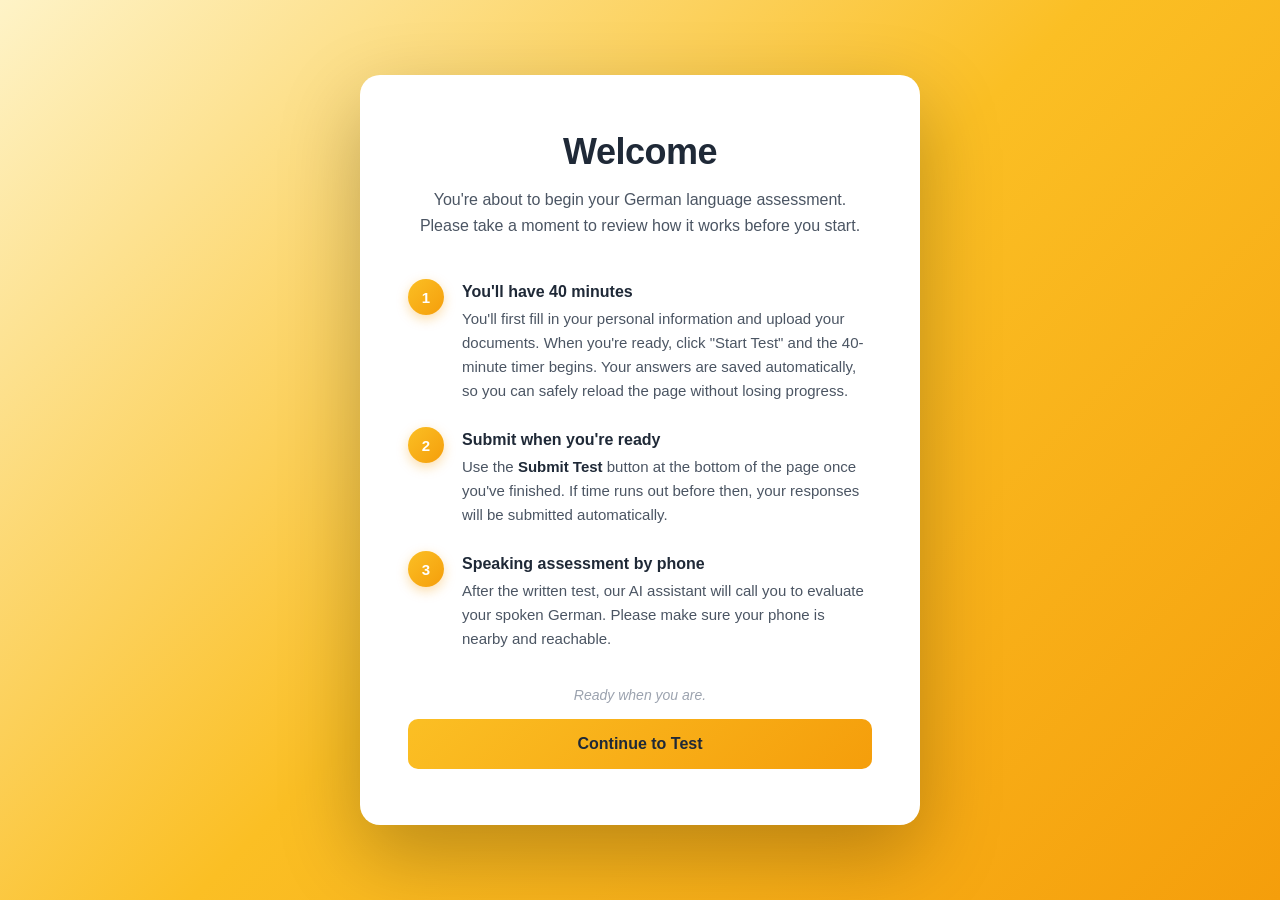
<file: index.html>
<!DOCTYPE html>
<html lang="en">
<head>
  <meta charset="UTF-8">
  <meta name="viewport" content="width=device-width, initial-scale=1.0">
  <title>Welcome — German Language Assessment</title>
  <link rel="stylesheet" href="testquestions.css">
</head>
<body>
  <div class="welcome-card">
    <h1 class="welcome-title">Welcome</h1>
    <p class="welcome-intro">
      You're about to begin your German language assessment. Please take a moment to review how it works before you start.
    </p>

    <ol class="welcome-steps">
      <li class="welcome-step">
        <div class="welcome-step-number">1</div>
        <div class="welcome-step-content">
          <h3>You'll have 40 minutes</h3>
          <p>You'll first fill in your personal information and upload your documents. When you're ready, click "Start Test" and the 40-minute timer begins. Your answers are saved automatically, so you can safely reload the page without losing progress.</p>
        </div>
      </li>

      <li class="welcome-step">
        <div class="welcome-step-number">2</div>
        <div class="welcome-step-content">
          <h3>Submit when you're ready</h3>
          <p>Use the <strong>Submit Test</strong> button at the bottom of the page once you've finished. If time runs out before then, your responses will be submitted automatically.</p>
        </div>
      </li>

      <li class="welcome-step">
        <div class="welcome-step-number">3</div>
        <div class="welcome-step-content">
          <h3>Speaking assessment by phone</h3>
          <p>After the written test, our AI assistant will call you to evaluate your spoken German. Please make sure your phone is nearby and reachable.</p>
        </div>
      </li>
    </ol>

    <p class="welcome-ready">Ready when you are.</p>

    <a href="testquestions.html" class="welcome-button">Continue to Test</a>
  </div>
</body>
</html>
</file>
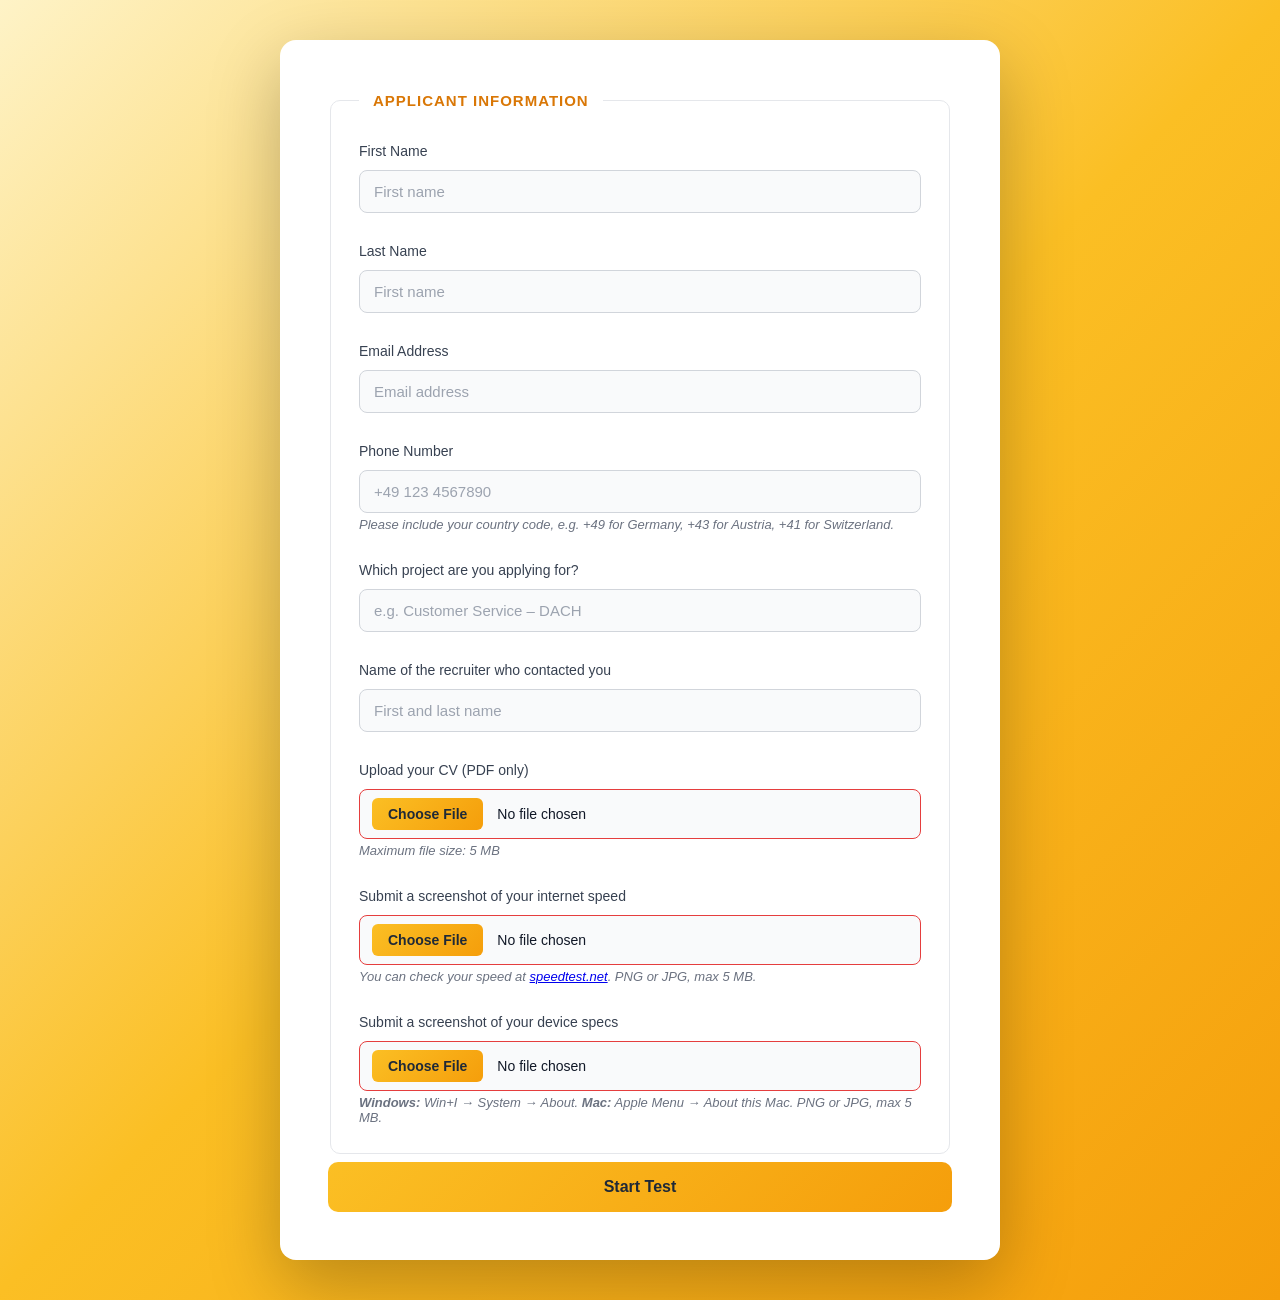
<file: testquestions.html>
<!DOCTYPE html>
<html lang="en">
<head>
  <meta charset="UTF-8">
  <meta name="viewport" content="width=device-width, initial-scale=1.0">
  <title>German Language Test</title>
  <link rel="stylesheet" href="testquestions.css">
</head>
<body>
  <div class="timer js-timer" style="display: none;">40:00</div>

  <form action="" class="js-interview--form">
    <fieldset class="personal-information">
      <legend>Applicant Information</legend>

      <div class="question-container">
        <label for="fname" class="question-label">First Name</label>
        <input type="text" placeholder="First name" id="fname" class="question-input" required>
      </div>
      
      <div class="question-container">
        <label for="lname" class="question-label">Last Name</label>
        <input type="text" placeholder="First name" id="lname" class="question-input" required>
      </div>
      
      <div class="question-container">
        <label for="email" class="question-label">Email Address</label>
        <input type="email" id="email" placeholder="Email address" class="question-input" required>
      </div>
      
      <div class="question-container">
        <label for="phonenum" class="question-label">Phone Number</label>
        <input
          type="tel"
          id="phonenum"
          placeholder="+49 123 4567890"
          class="question-input"
          pattern="\+[\d\s\-]{7,20}"
          required
        >
        <p class="field-hint">Please include your country code, e.g. +49 for Germany, +43 for Austria, +41 for Switzerland.</p>
      </div>
      <div class="question-container">
        <label for="project" class="question-label">Which project are you applying for?</label>
        <input type="text" id="project" placeholder="e.g. Customer Service – DACH" class="question-input" required>
      </div>

      <div class="question-container">
        <label for="recruiter" class="question-label">Name of the recruiter who contacted you</label>
        <input type="text" id="recruiter" placeholder="First and last name" class="question-input" required>
      </div>

      <div class="question-container">
        <label for="cv" class="question-label">Upload your CV (PDF only)</label>
        <input type="file" id="cv" accept="application/pdf,.pdf" class="question-input file-input" required>
        <p class="field-hint">Maximum file size: 5 MB</p>
      </div>

      <div class="question-container">
        <label for="speedScreenshot" class="question-label">Submit a screenshot of your internet speed</label>
        <input
          type="file"
          id="speedScreenshot"
          accept="image/png,image/jpeg,image/jpg,image/webp"
          class="question-input file-input"
          required
        >
        <p class="field-hint">
          You can check your speed at <a href="https://www.speedtest.net/" target="_blank" rel="noopener">speedtest.net</a>. PNG or JPG, max 5 MB.
        </p>
      </div>

      <div class="question-container">
        <label for="deviceScreenshot" class="question-label">Submit a screenshot of your device specs</label>
        <input
          type="file"
          id="deviceScreenshot"
          accept="image/png,image/jpeg,image/jpg,image/webp"
          class="question-input file-input"
          required
        >
        <p class="field-hint">
          <strong>Windows:</strong> Win+I → System → About. <strong>Mac:</strong> Apple Menu → About this Mac. PNG or JPG, max 5 MB.
        </p>
      </div>
    </fieldset>
    <button type="button" class="start-button js-start-button">Start Test</button>

    <div class="js-test-section" style="display: none;">
      <div class="js-language-test language-test"></div>

      <div class="form-message js-form-message" role="status" aria-live="polite"></div>

      <button type="submit" class="submit-button">Submit</button>
    </div>

  </form>

  <script src="scripts/form.js" type="module"></script>
</body>
</html>
</file>
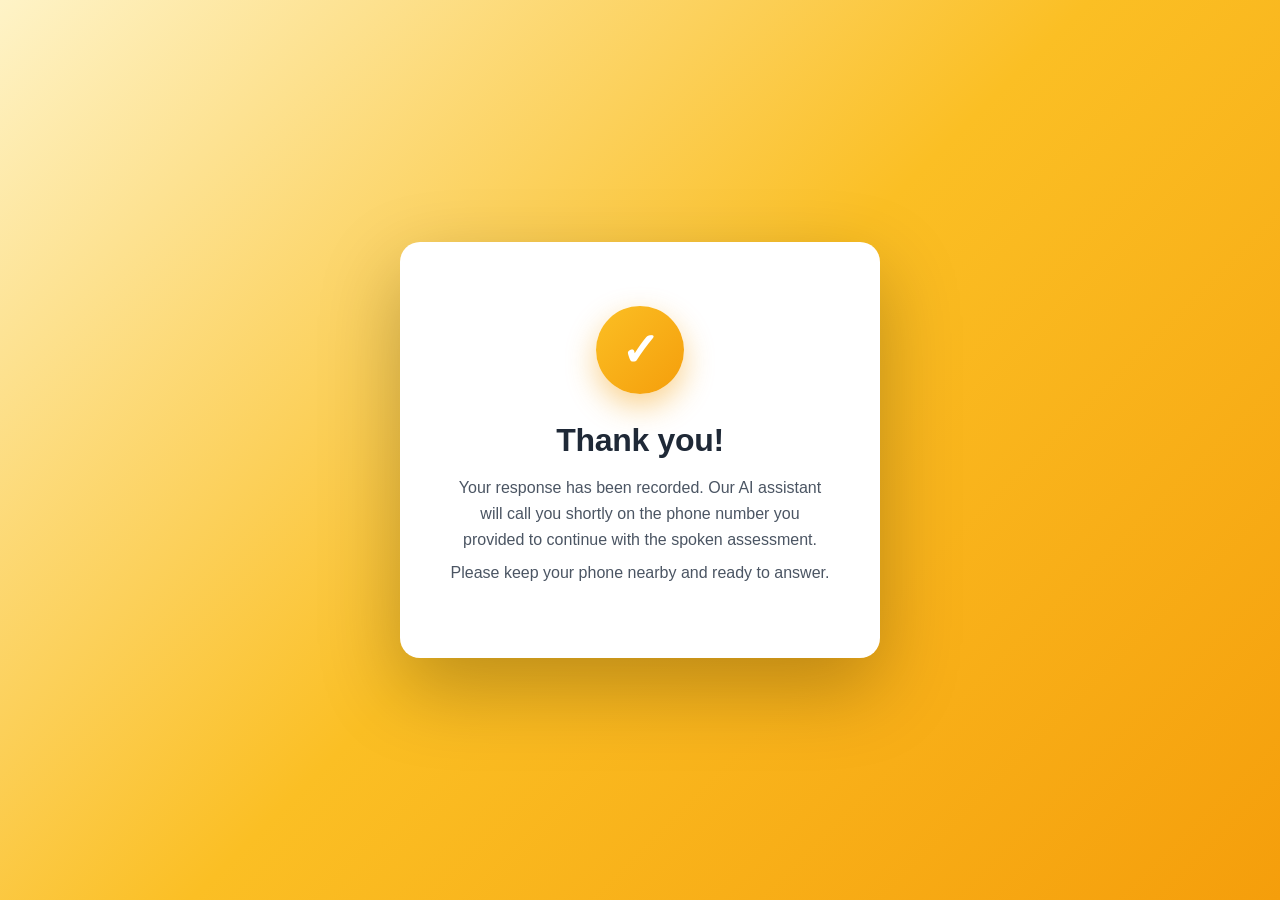
<file: thank-you.html>
<!DOCTYPE html>
<html lang="en">
<head>
  <meta charset="UTF-8">
  <meta name="viewport" content="width=device-width, initial-scale=1.0">
  <title>Thank You — German Language Test</title>
  <link rel="stylesheet" href="testquestions.css">
</head>
<body>
  <div class="thank-you-card">
    <div class="thank-you-icon">✓</div>
    <h1 class="js-thank-you-title">Thank you!</h1>
    <p class="js-thank-you-message">
      Your response has been recorded. Our AI assistant will call you shortly on the phone number you provided to continue with the spoken assessment.
    </p>
    <p class="thank-you-subtle">Please keep your phone nearby and ready to answer.</p>
  </div>

  <script>
    const params = new URLSearchParams(window.location.search);
    if (params.get("reason") === "timeout") {
      document.querySelector(".js-thank-you-title").textContent = "Time's up!";
      document.querySelector(".js-thank-you-message").textContent =
        "Your test has been submitted automatically. Our AI assistant will call you shortly on the phone number you provided to continue with the spoken assessment.";
    }
  </script>
</body>
</html>
</file>
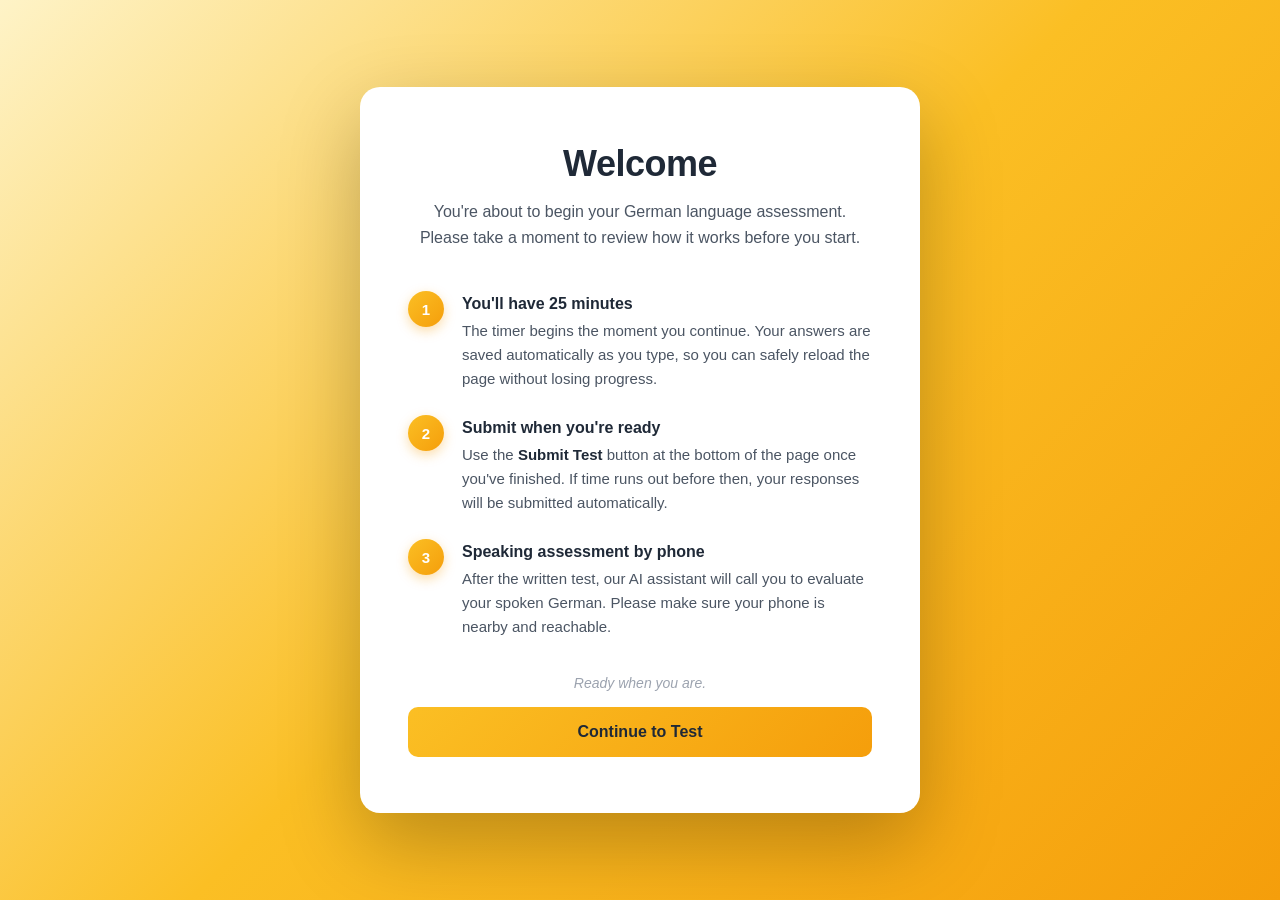
<file: welcome.html>
<!DOCTYPE html>
<html lang="en">
<head>
  <meta charset="UTF-8">
  <meta name="viewport" content="width=device-width, initial-scale=1.0">
  <title>Welcome — German Language Assessment</title>
  <link rel="stylesheet" href="testquestions.css">
</head>
<body>
  <div class="welcome-card">
    <h1 class="welcome-title">Welcome</h1>
    <p class="welcome-intro">
      You're about to begin your German language assessment. Please take a moment to review how it works before you start.
    </p>

    <ol class="welcome-steps">
      <li class="welcome-step">
        <div class="welcome-step-number">1</div>
        <div class="welcome-step-content">
          <h3>You'll have 25 minutes</h3>
          <p>The timer begins the moment you continue. Your answers are saved automatically as you type, so you can safely reload the page without losing progress.</p>
        </div>
      </li>

      <li class="welcome-step">
        <div class="welcome-step-number">2</div>
        <div class="welcome-step-content">
          <h3>Submit when you're ready</h3>
          <p>Use the <strong>Submit Test</strong> button at the bottom of the page once you've finished. If time runs out before then, your responses will be submitted automatically.</p>
        </div>
      </li>

      <li class="welcome-step">
        <div class="welcome-step-number">3</div>
        <div class="welcome-step-content">
          <h3>Speaking assessment by phone</h3>
          <p>After the written test, our AI assistant will call you to evaluate your spoken German. Please make sure your phone is nearby and reachable.</p>
        </div>
      </li>
    </ol>

    <p class="welcome-ready">Ready when you are.</p>

    <a href="testquestions.html" class="welcome-button">Continue to Test</a>
  </div>
</body>
</html>
</file>
<file: testquestions.css>
* {
  box-sizing: border-box;
}

body {
  font-family: -apple-system, BlinkMacSystemFont, "Segoe UI", Roboto, "Helvetica Neue", sans-serif;
  background: linear-gradient(135deg, #fef3c7 0%, #fbbf24 50%, #f59e0b 100%);
  min-height: 100vh;
  margin: 0;
  padding: 40px 20px;
  display: flex;
  justify-content: center;
  align-items: flex-start;
  color: #1f2937;
  -webkit-font-smoothing: antialiased;
}

form {
  background: #ffffff;
  width: 100%;
  max-width: 720px;
  padding: 48px;
  border-radius: 16px;
  box-shadow: 0 25px 70px rgba(0, 0, 0, 0.25);
}

fieldset {
  border: 1px solid #e5e7eb;
  border-radius: 10px;
  padding: 28px;
  margin-bottom: 28px;
}

fieldset:last-of-type {
  margin-bottom: 0;
}

legend {
  padding: 4px 14px;
  font-size: 15px;
  font-weight: 600;
  color: #d97706;            
  text-transform: uppercase;
  letter-spacing: 1px;
  background: #ffffff;
}

.personal-information,
.language-test,
.grammar-section,
.scenario-section {
  display: flex;
  flex-direction: column;
  gap: 28px;
}

.question-container {
  display: flex;
  flex-direction: column;
  gap: 8px;
}

.question-label {
  font-size: 14px;
  font-weight: 500;
  color: #374151;
  line-height: 1.5;
}

.language-test .question-label {
  font-size: 15px;
  color: #1f2937;
  font-weight: 500;
}

.question-input {
  width: 100%;
  padding: 12px 14px;
  font-size: 15px;
  font-family: inherit;
  color: #111827;
  border: 1px solid #d1d5db;
  border-radius: 8px;
  background-color: #f9fafb;
  transition: border-color 0.2s ease, box-shadow 0.2s ease, background-color 0.2s ease;
  outline: none;
}

textarea.question-input {
  min-height: 110px;
  resize: vertical;
  line-height: 1.5;
}

.question-input::placeholder {
  color: #9ca3af;
}

.question-input:hover {
  border-color: #9ca3af;
}

.question-input:focus {
  border-color: #f59e0b;   
  background-color: #ffffff;
  box-shadow: 0 0 0 4px rgba(245, 158, 11, 0.2);  
}

.question-input:invalid:not(:placeholder-shown) {
  border-color: #e53e3e;
}

.submit-button {
  width: 100%;
  padding: 14px 20px;
  font-size: 16px;
  font-weight: 600;
  font-family: inherit;
  color: #1f2937;             
  background: linear-gradient(135deg, #fbbf24 0%, #f59e0b 100%);
  border: none;
  border-radius: 8px;
  cursor: pointer;
  transition: transform 0.15s ease, box-shadow 0.2s ease, opacity 0.2s ease;
  margin-top: 8px;
}

.submit-button:hover {
  box-shadow: 0 10px 25px rgba(245, 158, 11, 0.45);  
  transform: translateY(-1px);
}

.submit-button:active {
  transform: translateY(0);
  opacity: 0.95;
}

.form-message {
  padding: 14px 18px;
  border-radius: 8px;
  font-size: 14px;
  font-weight: 500;
  margin-top: 20px;          
  opacity: 0;
  max-height: 0;
  overflow: hidden;
  transform: translateY(-6px);
  transition: opacity 0.25s ease, transform 0.25s ease, max-height 0.25s ease, padding 0.25s ease;
  padding-top: 0;
  padding-bottom: 0;
}

.form-message.is-visible {
  opacity: 1;
  max-height: 200px;
  transform: translateY(0);
  padding-top: 14px;
  padding-bottom: 14px;
}

.form-message.is-success {
  background-color: #ecfdf5;
  color: #065f46;
  border: 1px solid #a7f3d0;
}

.form-message.is-error {
  background-color: #fef2f2;
  color: #991b1b;
  border: 1px solid #fecaca;
}

.timer {
  position: fixed;
  top: 20px;
  right: 20px;
  z-index: 100;
  background: #ffffff;
  color: #1f2937;
  font-size: 20px;
  font-weight: 700;
  font-variant-numeric: tabular-nums;
  padding: 10px 18px;
  border-radius: 8px;
  box-shadow: 0 10px 30px rgba(0, 0, 0, 0.2);
}

.timer.is-warning {
  color: #b45309;
  background: #fffbeb;
}

.timer.is-critical {
  color: #b91c1c;
  background: #fef2f2;
  animation: pulse 1s ease-in-out infinite;
}

@keyframes pulse {
  0%, 100% { transform: scale(1); }
  50% { transform: scale(1.04); }
}

@media (max-width: 600px) {
  body {
    padding: 20px 12px;
  }

  form {
    padding: 28px 20px;
    border-radius: 12px;
  }

  fieldset {
    padding: 22px 18px;
  }
}

/* --- Thank you page --- */
body:has(.thank-you-card) {
  align-items: center; 
}

.thank-you-card {
  background: #ffffff;
  width: 100%;
  max-width: 480px;
  padding: 64px 48px;
  border-radius: 20px;
  box-shadow: 0 30px 80px rgba(0, 0, 0, 0.25);
  text-align: center;
  animation: fadeUp 0.5s ease-out;
}

@keyframes fadeUp {
  from { opacity: 0; transform: translateY(20px); }
  to   { opacity: 1; transform: translateY(0); }
}

.thank-you-icon {
  width: 88px;
  height: 88px;
  margin: 0 auto 28px;
  border-radius: 50%;
  background: linear-gradient(135deg, #fbbf24 0%, #f59e0b 100%);
  color: #ffffff;
  display: flex;
  align-items: center;
  justify-content: center;
  font-size: 46px;
  font-weight: 700;
  box-shadow: 0 12px 30px rgba(245, 158, 11, 0.45);
  animation: pop 0.6s cubic-bezier(0.34, 1.56, 0.64, 1) 0.2s both;
}

@keyframes pop {
  0%   { transform: scale(0); }
  100% { transform: scale(1); }
}

.thank-you-card h1 {
  font-size: 32px;
  font-weight: 700;
  color: #1f2937;
  margin: 0 0 16px;
  letter-spacing: -0.3px;
}

.thank-you-card p {
  font-size: 16px;
  color: #4b5563;
  line-height: 1.6;
  margin: 0 0 8px;
}

.thank-you-subtle {
  color: #9ca3af;
  font-size: 14px;
  margin-top: 28px;
}

/* --- Welcome page --- */
body:has(.welcome-card) {
  align-items: center;
}

.welcome-card {
  background: #ffffff;
  width: 100%;
  max-width: 560px;
  padding: 56px 48px;
  border-radius: 20px;
  box-shadow: 0 30px 80px rgba(0, 0, 0, 0.25);
  animation: fadeUp 0.5s ease-out;
}

.welcome-title {
  font-size: 36px;
  font-weight: 700;
  color: #1f2937;
  margin: 0 0 14px;
  text-align: center;
  letter-spacing: -0.5px;
}

.welcome-intro {
  font-size: 16px;
  color: #4b5563;
  line-height: 1.65;
  margin: 0 0 40px;
  text-align: center;
}

.welcome-steps {
  list-style: none;
  padding: 0;
  margin: 0 0 36px;
  display: flex;
  flex-direction: column;
  gap: 24px;
}

.welcome-step {
  display: flex;
  gap: 18px;
  align-items: flex-start;
}

.welcome-step-number {
  flex-shrink: 0;
  width: 36px;
  height: 36px;
  border-radius: 50%;
  background: linear-gradient(135deg, #fbbf24 0%, #f59e0b 100%);
  color: #ffffff;
  display: flex;
  align-items: center;
  justify-content: center;
  font-size: 15px;
  font-weight: 700;
  box-shadow: 0 4px 12px rgba(245, 158, 11, 0.35);
}

.welcome-step-content h3 {
  font-size: 16px;
  font-weight: 600;
  color: #1f2937;
  margin: 4px 0 6px;
}

.welcome-step-content p {
  font-size: 15px;
  color: #4b5563;
  line-height: 1.6;
  margin: 0;
}

.welcome-step-content strong {
  color: #1f2937;
  font-weight: 600;
}

.welcome-ready {
  font-size: 14px;
  color: #9ca3af;
  text-align: center;
  margin: 0 0 16px;
  font-style: italic;
}

.welcome-button {
  display: block;
  width: 100%;
  padding: 16px 24px;
  font-size: 16px;
  font-weight: 600;
  font-family: inherit;
  color: #1f2937;
  background: linear-gradient(135deg, #fbbf24 0%, #f59e0b 100%);
  border: none;
  border-radius: 10px;
  cursor: pointer;
  text-align: center;
  text-decoration: none;
  transition: transform 0.15s ease, box-shadow 0.2s ease;
}

.welcome-button:hover {
  box-shadow: 0 10px 25px rgba(245, 158, 11, 0.45);
  transform: translateY(-1px);
}

.welcome-button:active {
  transform: translateY(0);
}

/* --- Multiple-choice options (grammar test) --- */
.options-list {
  display: flex;
  flex-direction: column;
  gap: 8px;
  margin-top: 6px;
}

.option {
  display: flex;
  align-items: center;
  gap: 12px;
  padding: 12px 14px;
  border: 1px solid #d1d5db;
  border-radius: 8px;
  background-color: #f9fafb;
  cursor: pointer;
  font-size: 15px;
  color: #111827;
  line-height: 1.4;
  transition: border-color 0.15s ease, background-color 0.15s ease;
}

.option:hover {
  border-color: #9ca3af;
  background-color: #f3f4f6;
}

.option:has(input:checked) {
  border-color: #f59e0b;
  background-color: #fffbeb;
}

.option input[type="radio"] {
  accent-color: #f59e0b;
  cursor: pointer;
  flex-shrink: 0;
  margin: 0;
}

/* Question label as a <p> instead of <label> needs reset */
.grammar-section .question-label {
  margin: 0 0 4px;
}
.field-hint {
  margin: -4px 0 0;
  font-size: 13px;
  color: #6b7280;
  font-style: italic;
}

/* --- Copy protection on the test section --- */
.language-test {
  user-select: none;
  -webkit-user-select: none;
  -moz-user-select: none;
  -webkit-touch-callout: none;
}

/* Re-enable text selection inside textareas so candidates can edit their own answers */
.language-test textarea {
  user-select: text;
  -webkit-user-select: text;
}

/* --- File input (CV upload) --- */
.file-input {
  padding: 8px 12px;
  cursor: pointer;
  background-color: #f9fafb;
  font-size: 14px;
}

.file-input::file-selector-button {
  margin-right: 14px;
  padding: 8px 16px;
  background: linear-gradient(135deg, #fbbf24 0%, #f59e0b 100%);
  color: #1f2937;
  border: none;
  border-radius: 6px;
  font-family: inherit;
  font-size: 14px;
  font-weight: 600;
  cursor: pointer;
  transition: box-shadow 0.15s ease, transform 0.15s ease;
}

.file-input::file-selector-button:hover {
  box-shadow: 0 4px 10px rgba(245, 158, 11, 0.4);
  transform: translateY(-1px);
}

.form-message.is-info {
  background-color: #eff6ff;
  color: #1e40af;
  border: 1px solid #bfdbfe;
}

.start-button {
  width: 100%;
  padding: 16px 24px;
  font-size: 16px;
  font-weight: 600;
  font-family: inherit;
  color: #1f2937;
  background: linear-gradient(135deg, #fbbf24 0%, #f59e0b 100%);
  border: none;
  border-radius: 10px;
  cursor: pointer;
  text-align: center;
  transition: transform 0.15s ease, box-shadow 0.2s ease;
  margin-top: 8px;
}

.start-button:hover {
  box-shadow: 0 10px 25px rgba(245, 158, 11, 0.45);
  transform: translateY(-1px);
}

.start-button:active {
  transform: translateY(0);
}
</file>
